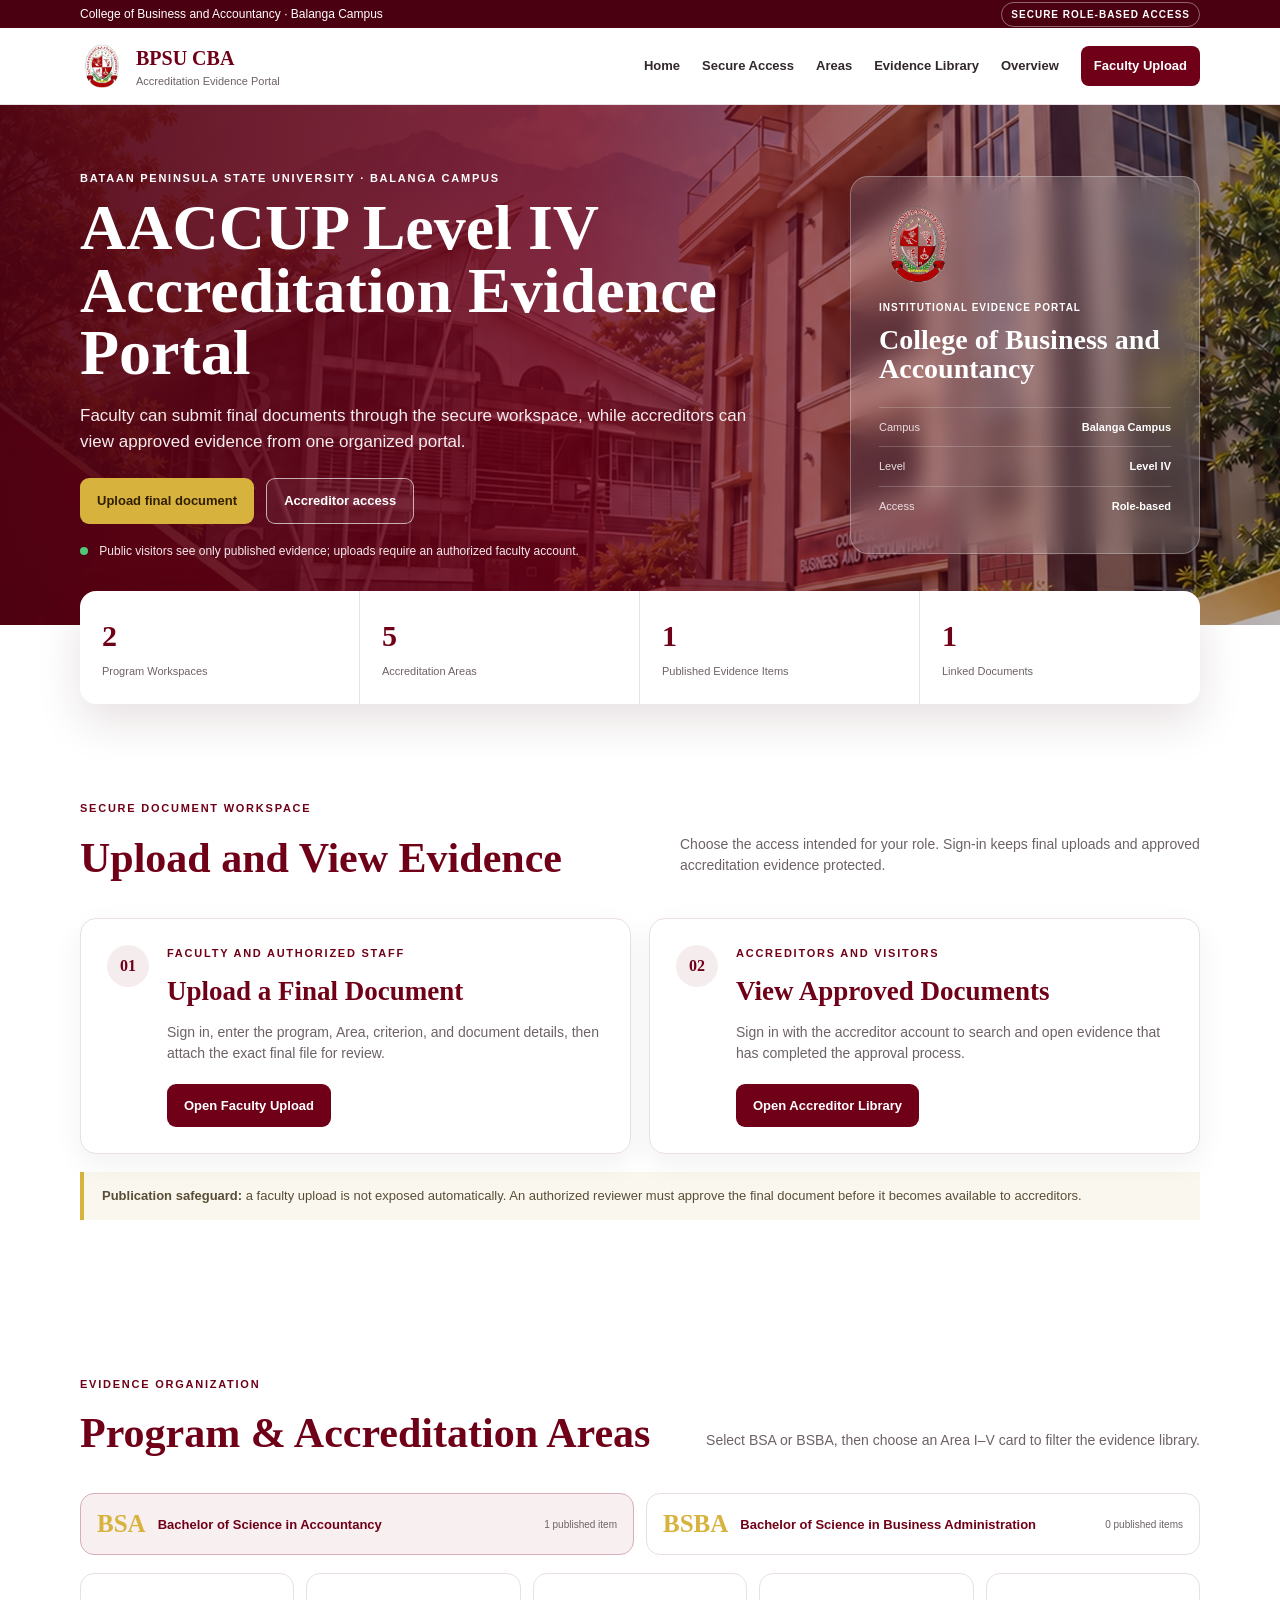
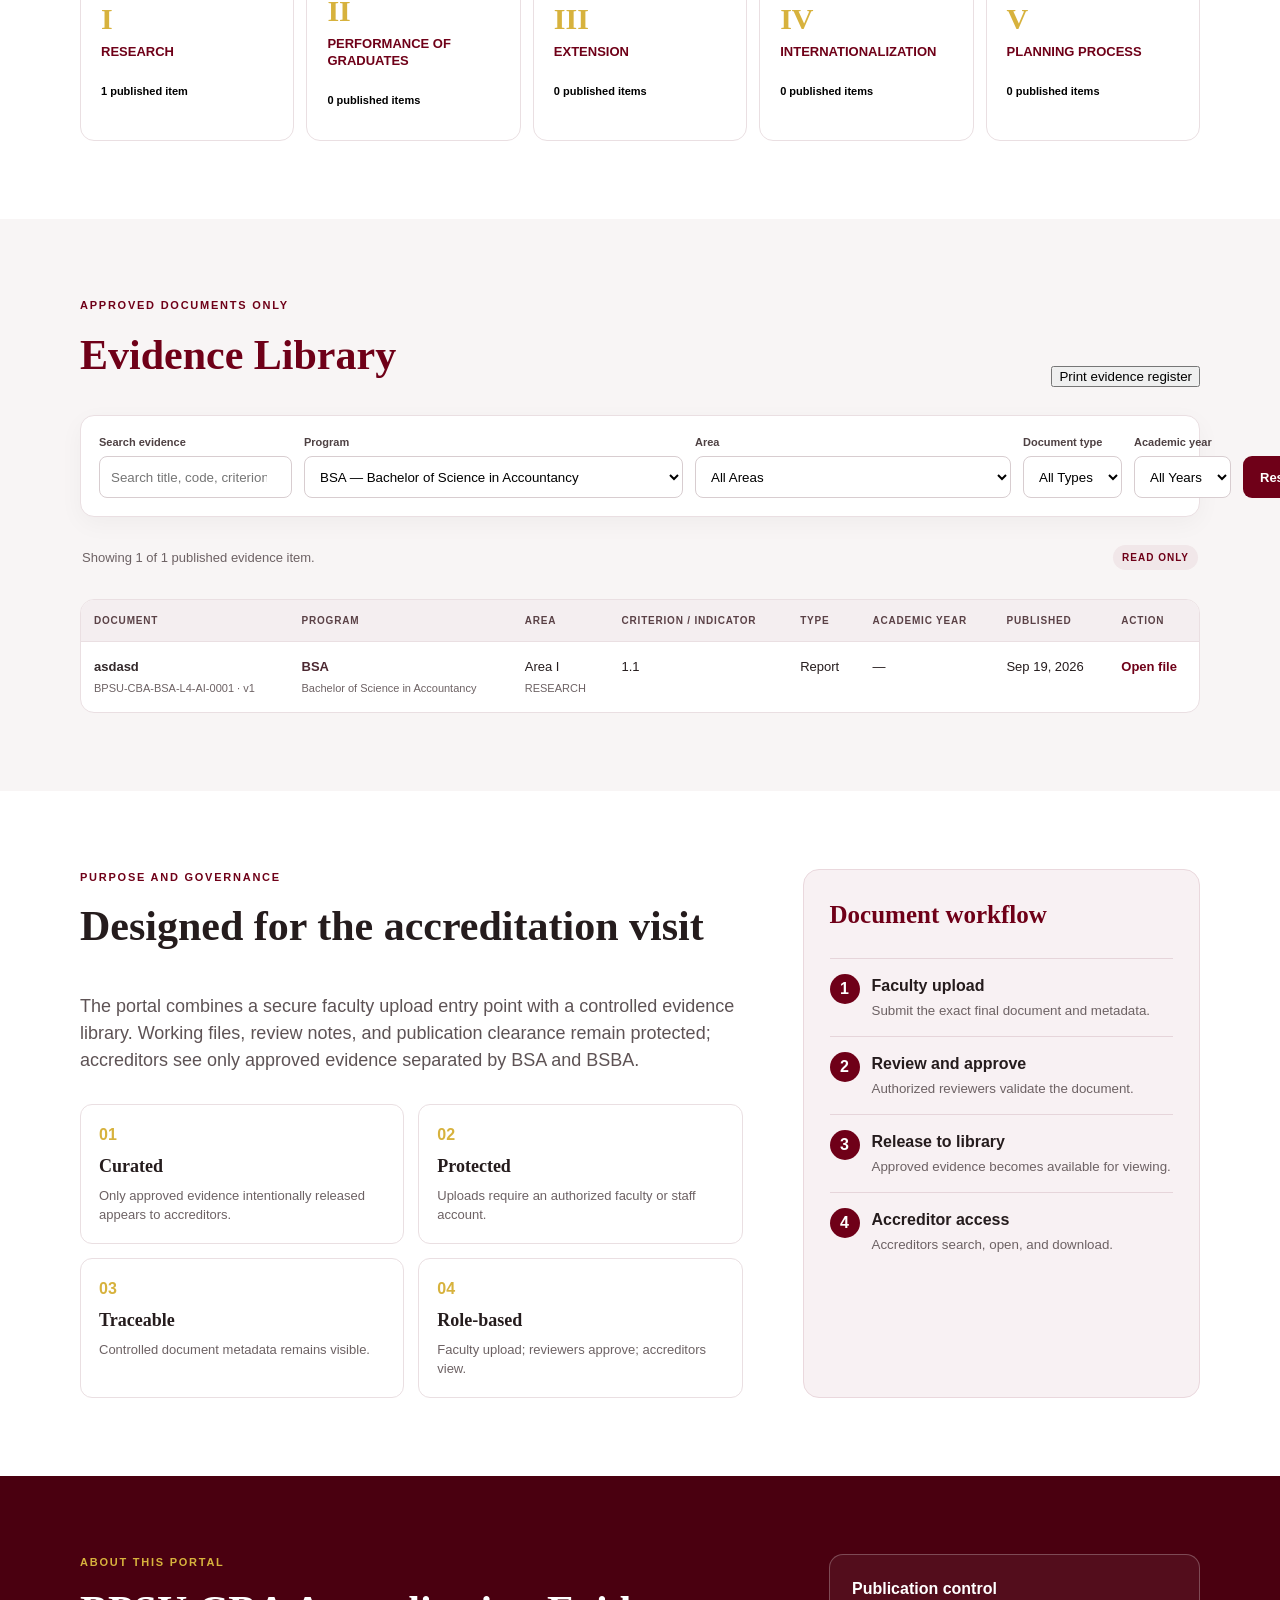
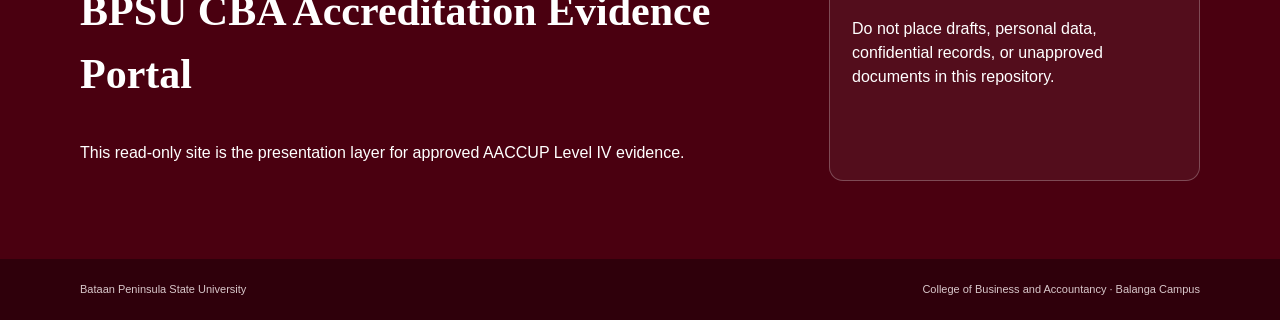
<file: index.html>
<!doctype html>
<html lang="en">
<head>
<meta charset="utf-8"><meta name="viewport" content="width=device-width,initial-scale=1">
<meta name="description" content="BPSU CBA AACCUP Level IV portal for secure faculty uploads and accreditor access to approved evidence.">
<title>BPSU CBA | AACCUP Level IV Evidence Portal</title>
<link rel="icon" href="assets/img/favicon.svg" type="image/svg+xml">
<link rel="stylesheet" href="assets/css/styles.css">
<script defer src="assets/data/portal-data.js"></script><script defer src="assets/js/app.js"></script>
</head>
<body>
<a class="skip-link" href="#main-content">Skip to content</a>
<header class="site-header"><div class="utility-bar"><div class="container utility-inner"><span>College of Business and Accountancy · Balanga Campus</span><span class="readonly-chip">Secure role-based access</span></div></div>
<div class="container nav-wrap"><a class="brand" href="#home"><img src="assets/img/bpsu-seal.png" alt="BPSU seal"><div><strong>BPSU CBA</strong><span>Accreditation Evidence Portal</span></div></a>
<button class="menu-toggle" type="button" aria-expanded="false" aria-controls="primary-nav">Menu</button><nav id="primary-nav" class="primary-nav"><a href="#home">Home</a><a href="#secure-access">Secure Access</a><a href="#areas">Areas</a><a href="#evidence">Evidence Library</a><a href="#overview">Overview</a><a class="nav-upload" data-secure-link data-secure-path="/login?next=/upload" href="/login?next=/upload">Faculty Upload</a></nav></div></header>
<main id="main-content">
<section class="hero" id="home"><div class="hero-image"></div><div class="hero-overlay"></div><div class="container hero-content">
<div class="hero-copy"><p class="eyebrow">Bataan Peninsula State University · Balanga Campus</p><h1>AACCUP Level IV Accreditation Evidence Portal</h1><p class="hero-lead">Faculty can submit final documents through the secure workspace, while accreditors can view approved evidence from one organized portal.</p><div class="hero-actions"><a class="btn btn-gold" data-secure-link data-secure-path="/login?next=/upload" href="/login?next=/upload">Upload final document</a><a class="btn btn-ghost" data-secure-link data-secure-path="/login?next=/documents" href="/login?next=/documents">Accreditor access</a></div><div class="hero-note"><span class="status-dot"></span> Public visitors see only published evidence; uploads require an authorized faculty account.</div></div>
<aside class="hero-card"><img src="assets/img/bpsu-seal.png" alt=""><p class="hero-card-kicker">Institutional Evidence Portal</p><h2>College of Business and Accountancy</h2><dl><div><dt>Campus</dt><dd>Balanga Campus</dd></div><div><dt>Level</dt><dd>Level IV</dd></div><div><dt>Access</dt><dd>Role-based</dd></div></dl></aside></div></section>
<section class="section section-stats"><div class="container stats-grid"><article class="stat-card"><span id="stat-programs" class="stat-value">2</span><span class="stat-label">Program Workspaces</span></article><article class="stat-card"><span id="stat-areas" class="stat-value">5</span><span class="stat-label">Accreditation Areas</span></article><article class="stat-card"><span id="stat-evidence" class="stat-value">0</span><span class="stat-label">Published Evidence Items</span></article><article class="stat-card"><span id="stat-linked" class="stat-value">0</span><span class="stat-label">Linked Documents</span></article></div></section>
<section class="section secure-access" id="secure-access"><div class="container"><div class="section-heading"><div><p class="eyebrow maroon">Secure document workspace</p><h2>Upload and View Evidence</h2></div><p>Choose the access intended for your role. Sign-in keeps final uploads and approved accreditation evidence protected.</p></div><div class="access-grid">
<article class="access-card"><span class="access-number">01</span><div><p class="eyebrow maroon">Faculty and authorized staff</p><h3>Upload a Final Document</h3><p>Sign in, enter the program, Area, criterion, and document details, then attach the exact final file for review.</p><a class="btn btn-maroon" data-secure-link data-secure-path="/login?next=/upload" href="/login?next=/upload">Open Faculty Upload</a></div></article>
<article class="access-card"><span class="access-number">02</span><div><p class="eyebrow maroon">Accreditors and visitors</p><h3>View Approved Documents</h3><p>Sign in with the accreditor account to search and open evidence that has completed the approval process.</p><a class="btn btn-maroon" data-secure-link data-secure-path="/login?next=/documents" href="/login?next=/documents">Open Accreditor Library</a></div></article>
</div><p class="access-note"><strong>Publication safeguard:</strong> a faculty upload is not exposed automatically. An authorized reviewer must approve the final document before it becomes available to accreditors.</p></div></section>
<section class="section" id="areas"><div class="container"><div class="section-heading"><div><p class="eyebrow maroon">Evidence organization</p><h2>Program & Accreditation Areas</h2></div><p>Select BSA or BSBA, then choose an Area I–V card to filter the evidence library.</p></div><div class="portal-program-switch" id="program-tabs"></div><div class="area-grid" id="area-grid"></div></div></section>
<section class="section section-muted" id="evidence"><div class="container"><div class="section-heading evidence-heading"><div><p class="eyebrow maroon">Approved documents only</p><h2>Evidence Library</h2></div><button class="text-btn" id="print-btn" type="button">Print evidence register</button></div>
<div class="search-panel"><label class="search-field"><span>Search evidence</span><input id="search-input" type="search" placeholder="Search title, code, criterion, tag…"></label><label><span>Program</span><select id="program-filter"><option value="">All Programs</option></select></label><label><span>Area</span><select id="area-filter"><option value="">All Areas</option></select></label><label><span>Document type</span><select id="type-filter"><option value="">All Types</option></select></label><label><span>Academic year</span><select id="year-filter"><option value="">All Years</option></select></label><button class="btn btn-maroon filter-reset" id="reset-filters" type="button">Reset</button></div>
<div class="result-meta"><p id="results-summary">Showing 0 published evidence items.</p><span class="readonly-inline">Read only</span></div><div class="evidence-shell"><div class="table-wrap"><table class="evidence-table"><thead><tr><th>Document</th><th>Program</th><th>Area</th><th>Criterion / Indicator</th><th>Type</th><th>Academic Year</th><th>Published</th><th>Action</th></tr></thead><tbody id="evidence-body"></tbody></table></div><div class="empty-state" id="empty-state" hidden><div class="empty-icon">⌕</div><h3>No published evidence matches this view</h3><p id="empty-copy">Approved evidence will appear here after it is published.</p></div></div></div></section>
<section class="section" id="overview"><div class="container overview-grid"><div><p class="eyebrow maroon">Purpose and governance</p><h2>Designed for the accreditation visit</h2><p class="body-large">The portal combines a secure faculty upload entry point with a controlled evidence library. Working files, review notes, and publication clearance remain protected; accreditors see only approved evidence separated by BSA and BSBA.</p><div class="principle-grid"><article><span>01</span><h3>Curated</h3><p>Only approved evidence intentionally released appears to accreditors.</p></article><article><span>02</span><h3>Protected</h3><p>Uploads require an authorized faculty or staff account.</p></article><article><span>03</span><h3>Traceable</h3><p>Controlled document metadata remains visible.</p></article><article><span>04</span><h3>Role-based</h3><p>Faculty upload; reviewers approve; accreditors view.</p></article></div></div><aside class="publication-flow"><h3>Document workflow</h3><ol><li><span>1</span><div><strong>Faculty upload</strong><small>Submit the exact final document and metadata.</small></div></li><li><span>2</span><div><strong>Review and approve</strong><small>Authorized reviewers validate the document.</small></div></li><li><span>3</span><div><strong>Release to library</strong><small>Approved evidence becomes available for viewing.</small></div></li><li><span>4</span><div><strong>Accreditor access</strong><small>Accreditors search, open, and download.</small></div></li></ol></aside></div></section>
<section class="section section-maroon" id="about"><div class="container about-grid"><div><p class="eyebrow gold">About this portal</p><h2>BPSU CBA Accreditation Evidence Portal</h2><p>This read-only site is the presentation layer for approved AACCUP Level IV evidence.</p></div><div class="about-note"><strong>Publication control</strong><p>Do not place drafts, personal data, confidential records, or unapproved documents in this repository.</p></div></div></section>
</main>
<footer class="site-footer"><div class="container footer-inner"><span>Bataan Peninsula State University</span><span>College of Business and Accountancy · Balanga Campus</span></div></footer>
<dialog id="document-dialog" class="document-dialog"><div class="dialog-head"><h2 id="dialog-title">Evidence record</h2><button id="dialog-close" type="button">×</button></div><div id="dialog-content"></div></dialog>
</body></html>
</file>
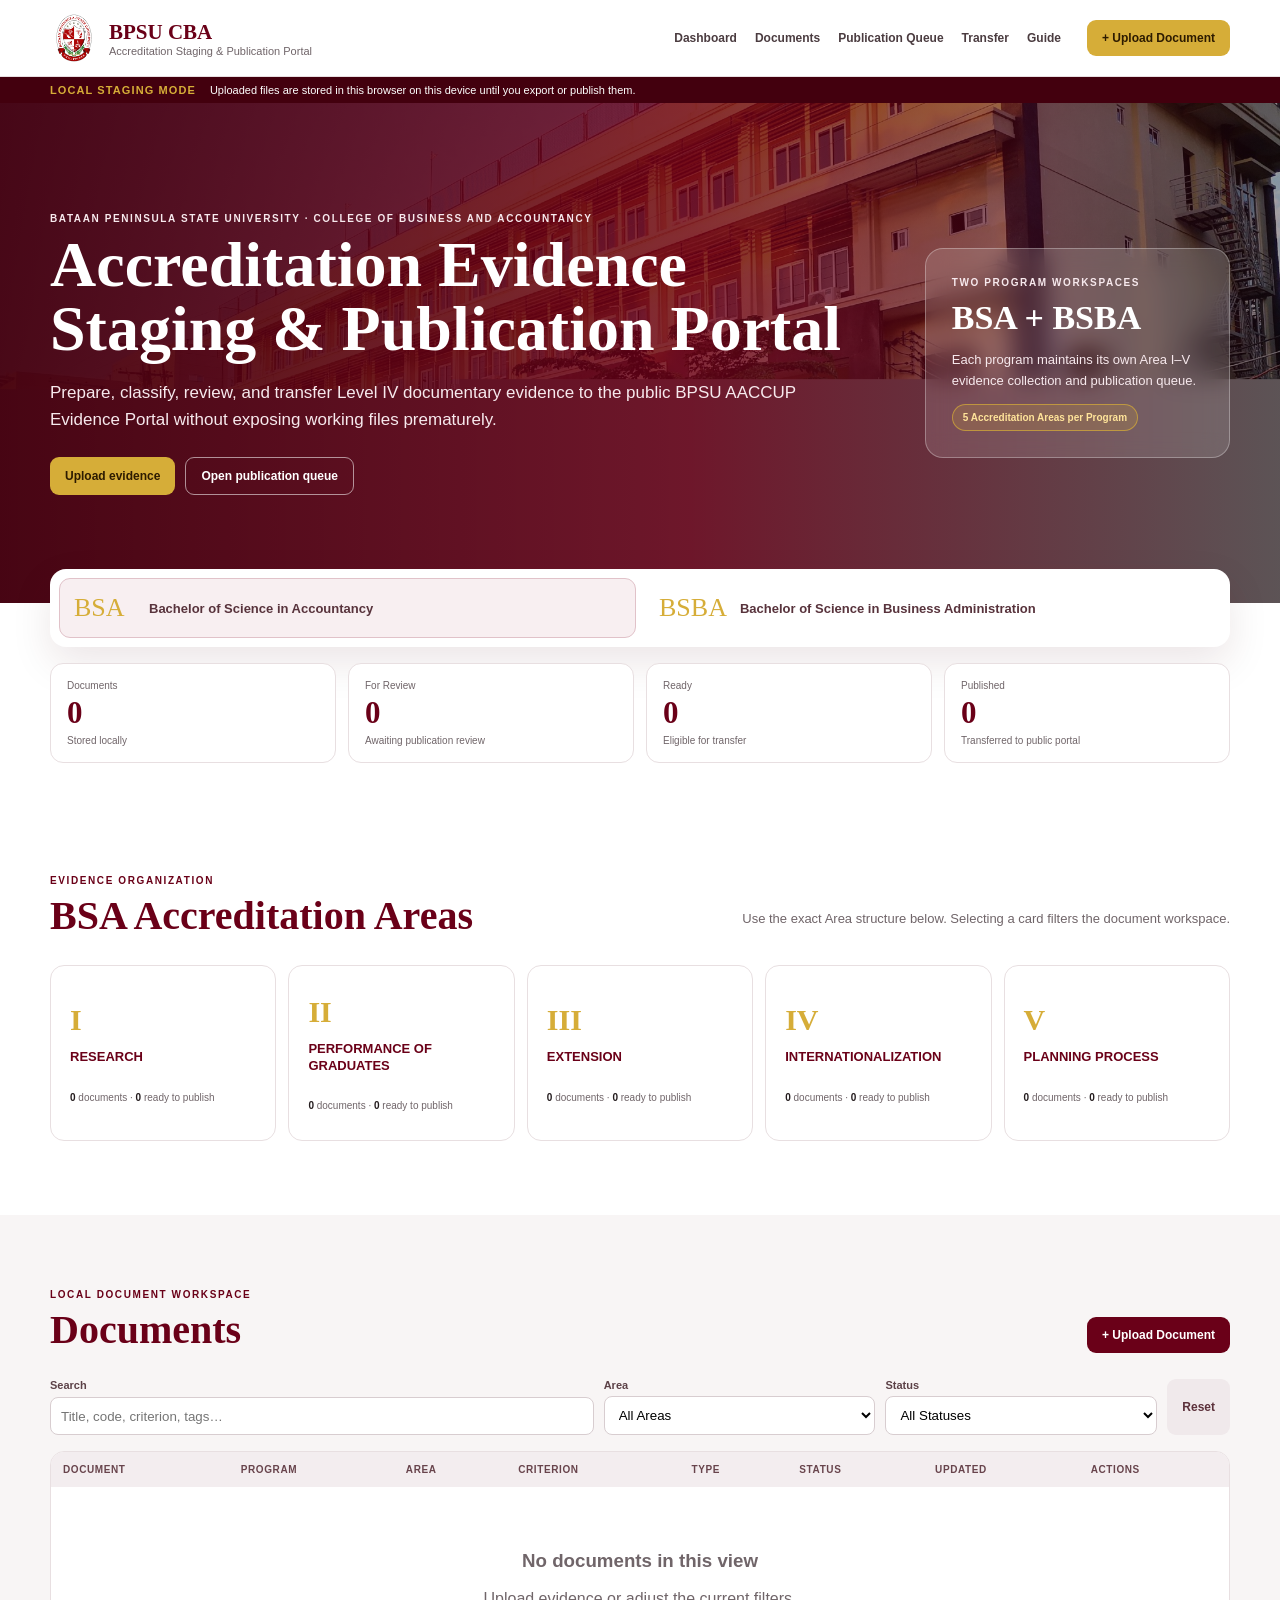
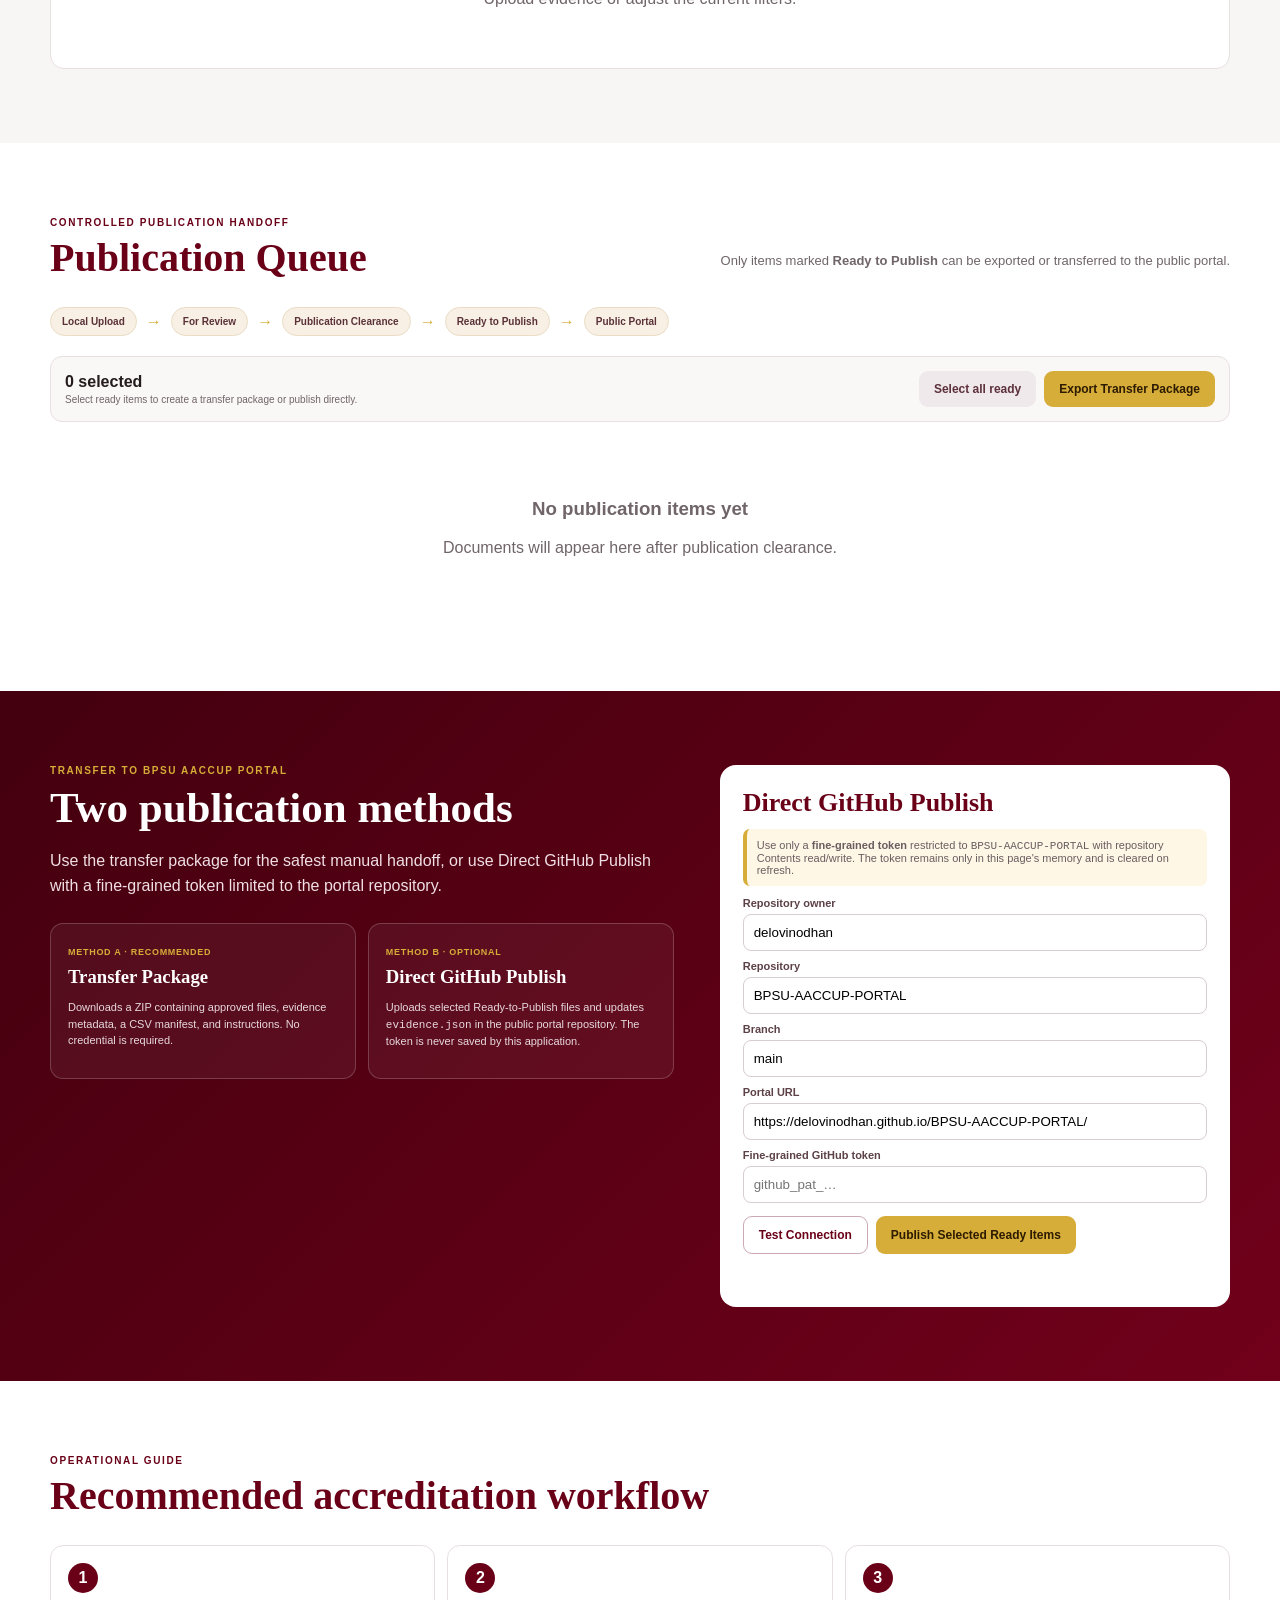
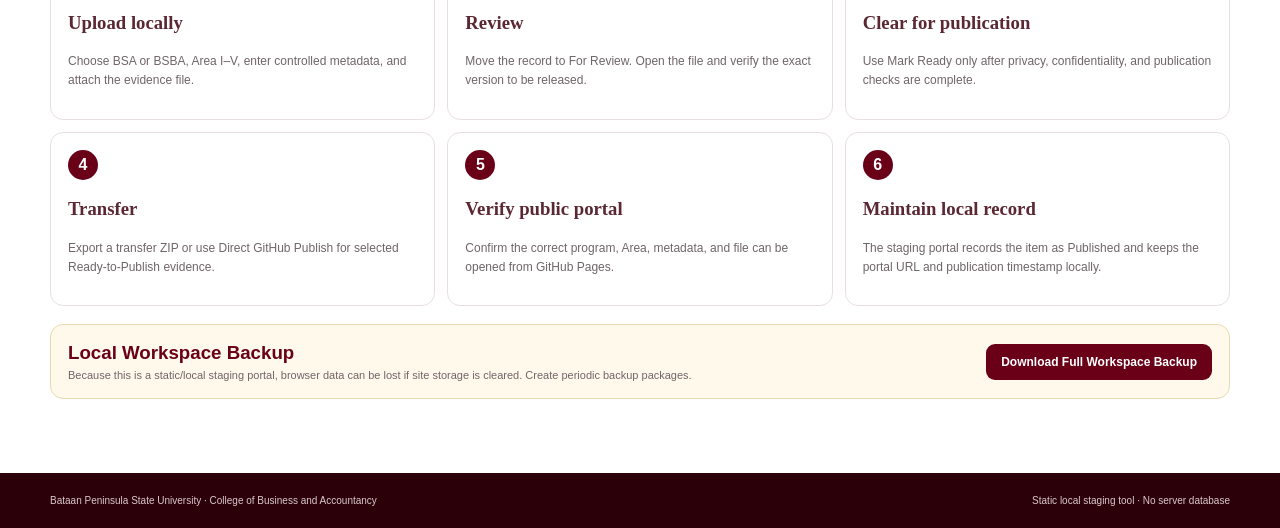
<file: staging/index.html>
<!doctype html>
<html lang="en">
<head>
<meta charset="utf-8">
<meta name="viewport" content="width=device-width,initial-scale=1">
<meta name="description" content="BPSU CBA local accreditation evidence staging and publication portal for BSA and BSBA Level IV evidence.">
<meta name="theme-color" content="#650017">
<title>BPSU CBA | Accreditation Staging & Publication Portal</title>
<link rel="icon" type="image/png" href="assets/img/bpsu-cba-seal.png">
<link rel="stylesheet" href="assets/css/styles.css">
<script defer src="assets/js/app.js"></script>
</head>
<body>
<a class="skip-link" href="#main">Skip to content</a>
<header class="topbar">
  <div class="container topbar-inner">
    <a class="brand" href="#dashboard"><img src="assets/img/bpsu-cba-seal.png" alt="BPSU CBA seal"><div><strong>BPSU CBA</strong><span>Accreditation Staging & Publication Portal</span></div></a>
    <nav class="nav" aria-label="Primary"><a href="#dashboard">Dashboard</a><a href="#documents">Documents</a><a href="#publication">Publication Queue</a><a href="#transfer">Transfer</a><a href="#guide">Guide</a></nav>
    <button class="btn btn-gold" id="upload-open" type="button">+ Upload Document</button>
  </div>
</header>
<div class="privacy-bar"><div class="container"><strong>LOCAL STAGING MODE</strong><span>Uploaded files are stored in this browser on this device until you export or publish them.</span></div></div>

<main id="main">
<section class="hero" id="dashboard">
 <div class="hero-bg"></div><div class="hero-shade"></div>
 <div class="container hero-inner">
   <div><p class="eyebrow">Bataan Peninsula State University · College of Business and Accountancy</p><h1>Accreditation Evidence Staging & Publication Portal</h1><p>Prepare, classify, review, and transfer Level IV documentary evidence to the public BPSU AACCUP Evidence Portal without exposing working files prematurely.</p>
     <div class="hero-actions"><button class="btn btn-gold" id="hero-upload">Upload evidence</button><a class="btn btn-ghost" href="#publication">Open publication queue</a></div>
   </div>
   <aside class="hero-card"><p class="eyebrow">Two Program Workspaces</p><h2>BSA + BSBA</h2><p>Each program maintains its own Area I–V evidence collection and publication queue.</p><div class="hero-chip">5 Accreditation Areas per Program</div></aside>
 </div>
</section>

<section class="section compact-section">
 <div class="container">
   <div class="program-switch" role="tablist" aria-label="Program workspace">
    <button class="program-tab active" data-program="BSA" role="tab"><span>BSA</span><strong>Bachelor of Science in Accountancy</strong></button>
    <button class="program-tab" data-program="BSBA" role="tab"><span>BSBA</span><strong>Bachelor of Science in Business Administration</strong></button>
   </div>
   <div class="metrics" id="metrics"></div>
 </div>
</section>

<section class="section" id="areas-section">
 <div class="container"><div class="section-head"><div><p class="eyebrow maroon">Evidence organization</p><h2 id="workspace-title">BSA Accreditation Areas</h2></div><p>Use the exact Area structure below. Selecting a card filters the document workspace.</p></div><div class="area-grid" id="area-grid"></div></div>
</section>

<section class="section section-soft" id="documents">
 <div class="container">
  <div class="section-head"><div><p class="eyebrow maroon">Local document workspace</p><h2>Documents</h2></div><button class="btn btn-maroon" id="documents-upload">+ Upload Document</button></div>
  <div class="filters"><label class="search"><span>Search</span><input id="doc-search" type="search" placeholder="Title, code, criterion, tags…"></label><label><span>Area</span><select id="doc-area"><option value="">All Areas</option></select></label><label><span>Status</span><select id="doc-status"><option value="">All Statuses</option><option>Draft</option><option>For Review</option><option>Ready to Publish</option><option>Published</option></select></label><button class="btn btn-soft" id="filters-reset">Reset</button></div>
  <div class="table-shell"><table><thead><tr><th>Document</th><th>Program</th><th>Area</th><th>Criterion</th><th>Type</th><th>Status</th><th>Updated</th><th>Actions</th></tr></thead><tbody id="document-rows"></tbody></table><div class="empty" id="documents-empty" hidden><h3>No documents in this view</h3><p>Upload evidence or adjust the current filters.</p></div></div>
 </div>
</section>

<section class="section" id="publication">
 <div class="container"><div class="section-head"><div><p class="eyebrow maroon">Controlled publication handoff</p><h2>Publication Queue</h2></div><p>Only items marked <strong>Ready to Publish</strong> can be exported or transferred to the public portal.</p></div>
  <div class="workflow-row"><span>Local Upload</span><i>→</i><span>For Review</span><i>→</i><span>Publication Clearance</span><i>→</i><span>Ready to Publish</span><i>→</i><span>Public Portal</span></div>
  <div class="queue-toolbar"><div><strong id="selected-count">0 selected</strong><span>Select ready items to create a transfer package or publish directly.</span></div><div><button class="btn btn-soft" id="select-all-ready">Select all ready</button><button class="btn btn-gold" id="export-selected">Export Transfer Package</button></div></div>
  <div id="queue-list" class="queue-list"></div>
 </div>
</section>

<section class="section section-dark" id="transfer">
 <div class="container transfer-grid">
  <div><p class="eyebrow gold">Transfer to BPSU AACCUP Portal</p><h2>Two publication methods</h2><p class="lead">Use the transfer package for the safest manual handoff, or use Direct GitHub Publish with a fine-grained token limited to the portal repository.</p>
   <div class="method-cards"><article><span>Method A · Recommended</span><h3>Transfer Package</h3><p>Downloads a ZIP containing approved files, evidence metadata, a CSV manifest, and instructions. No credential is required.</p></article><article><span>Method B · Optional</span><h3>Direct GitHub Publish</h3><p>Uploads selected Ready-to-Publish files and updates <code>evidence.json</code> in the public portal repository. The token is never saved by this application.</p></article></div>
  </div>
  <aside class="github-card"><h3>Direct GitHub Publish</h3><p class="security">Use only a <strong>fine-grained token</strong> restricted to <code>BPSU-AACCUP-PORTAL</code> with repository Contents read/write. The token remains only in this page's memory and is cleared on refresh.</p>
   <div class="form-stack"><label>Repository owner<input id="gh-owner" value="delovinodhan"></label><label>Repository<input id="gh-repo" value="BPSU-AACCUP-PORTAL"></label><label>Branch<input id="gh-branch" value="main"></label><label>Portal URL<input id="portal-url" type="url" value="https://delovinodhan.github.io/BPSU-AACCUP-PORTAL/"></label><label>Fine-grained GitHub token<input id="gh-token" type="password" autocomplete="off" placeholder="github_pat_…"></label></div>
   <div class="github-actions"><button class="btn btn-ghost" id="test-github">Test Connection</button><button class="btn btn-gold" id="publish-github">Publish Selected Ready Items</button></div><div class="transfer-status" id="transfer-status" aria-live="polite"></div>
  </aside>
 </div>
</section>

<section class="section" id="guide"><div class="container"><div class="section-head"><div><p class="eyebrow maroon">Operational guide</p><h2>Recommended accreditation workflow</h2></div></div><div class="guide-grid"><article><b>1</b><h3>Upload locally</h3><p>Choose BSA or BSBA, Area I–V, enter controlled metadata, and attach the evidence file.</p></article><article><b>2</b><h3>Review</h3><p>Move the record to For Review. Open the file and verify the exact version to be released.</p></article><article><b>3</b><h3>Clear for publication</h3><p>Use Mark Ready only after privacy, confidentiality, and publication checks are complete.</p></article><article><b>4</b><h3>Transfer</h3><p>Export a transfer ZIP or use Direct GitHub Publish for selected Ready-to-Publish evidence.</p></article><article><b>5</b><h3>Verify public portal</h3><p>Confirm the correct program, Area, metadata, and file can be opened from GitHub Pages.</p></article><article><b>6</b><h3>Maintain local record</h3><p>The staging portal records the item as Published and keeps the portal URL and publication timestamp locally.</p></article></div>
 <div class="backup-panel"><div><h3>Local Workspace Backup</h3><p>Because this is a static/local staging portal, browser data can be lost if site storage is cleared. Create periodic backup packages.</p></div><button class="btn btn-maroon" id="backup-all">Download Full Workspace Backup</button></div>
 </div></section>
</main>
<footer><div class="container"><span>Bataan Peninsula State University · College of Business and Accountancy</span><span>Static local staging tool · No server database</span></div></footer>

<dialog id="upload-dialog" class="modal"><form id="upload-form" method="dialog"><div class="modal-head"><div><p class="eyebrow maroon">New accreditation evidence</p><h2>Upload Document</h2></div><button type="button" class="icon-btn" data-close="upload-dialog">×</button></div><div class="form-grid">
<label>Program<select name="programCode" id="upload-program" required><option value="BSA">Bachelor of Science in Accountancy</option><option value="BSBA">Bachelor of Science in Business Administration</option></select></label>
<label>Area<select name="area" id="upload-area" required></select></label>
<label class="span2">Document title<input name="title" required maxlength="180" placeholder="Official title of the evidence"></label>
<label>Criterion / Indicator<input name="criterion" required maxlength="80" placeholder="e.g., I.1"></label>
<label>Document type<select name="docType"><option>Report</option><option>Policy / Guideline</option><option>Minutes / Memorandum</option><option>Research Output</option><option>Certificate / Recognition</option><option>Photo Documentation</option><option>Matrix / Summary</option><option>Data / Spreadsheet</option><option>Presentation</option><option>Other</option></select></label>
<label>Academic year<input name="academicYear" placeholder="2025-2026"></label><label>Version<input name="version" type="number" min="1" value="1"></label>
<label class="span2">Tags<input name="tags" placeholder="extension, report, partnership"></label><label class="span2">Owner / Source Office<input name="owner" value="College of Business and Accountancy"></label>
<label class="span2">Description<textarea name="description" rows="3" placeholder="Short description for reviewers and accreditors"></textarea></label>
<label class="span2 file-drop">Evidence file<input name="file" id="upload-file" type="file" required><span id="file-label">Choose PDF, Word, Excel, PowerPoint, image, CSV, or TXT file</span><small>Recommended direct-publish limit: 20 MB per file.</small></label>
</div><div class="modal-actions"><button type="button" class="btn btn-soft" data-close="upload-dialog">Cancel</button><button type="submit" class="btn btn-maroon">Save to Local Staging</button></div></form></dialog>

<dialog id="review-dialog" class="modal small-modal"><form id="review-form" method="dialog"><input type="hidden" name="id"><div class="modal-head"><div><p class="eyebrow maroon">Publication clearance</p><h2>Mark Ready to Publish</h2></div><button type="button" class="icon-btn" data-close="review-dialog">×</button></div><div id="review-doc-summary" class="review-summary"></div><label>Publication / reviewer note<textarea name="reviewNote" rows="3" placeholder="Optional note about redaction or scope"></textarea></label><label class="confirm"><input type="checkbox" name="privacy" required><span>I confirm that this exact file/version is approved for external accreditor viewing and has been reviewed for confidential or personal information.</span></label><div class="modal-actions"><button type="button" class="btn btn-soft" data-close="review-dialog">Cancel</button><button type="submit" class="btn btn-gold">Mark Ready to Publish</button></div></form></dialog>

<div class="toast" id="toast" role="status" aria-live="polite"></div>
</body></html>
</file>
<file: assets/css/styles.css>
:root{--maroon:#6f0018;--maroon-dark:#4a0010;--gold:#d7b23d;--ink:#251c1d;--muted:#6d6264;--line:#eadfe2;--soft:#f8f5f5;--white:#fff;--shadow:0 18px 45px rgba(58,0,14,.12)}
*{box-sizing:border-box}html{scroll-behavior:smooth}body{margin:0;font-family:Inter,Arial,sans-serif;color:var(--ink);background:#fff;line-height:1.5}.container{width:min(1120px,calc(100% - 40px));margin:auto}.skip-link{position:absolute;left:-9999px}.skip-link:focus{left:12px;top:12px;background:#fff;padding:10px;z-index:999}
.site-header{position:sticky;top:0;z-index:50;background:#fff;border-bottom:1px solid var(--line)}.utility-bar{background:var(--maroon-dark);color:#fff;font-size:12px}.utility-inner{height:28px;display:flex;align-items:center;justify-content:space-between}.readonly-chip,.readonly-inline{display:inline-flex;align-items:center;gap:6px;text-transform:uppercase;letter-spacing:.1em;font-size:10px;font-weight:800}.readonly-chip{border:1px solid rgba(255,255,255,.4);border-radius:999px;padding:4px 9px}.nav-wrap{height:76px;display:flex;align-items:center;justify-content:space-between}.brand{display:flex;align-items:center;gap:12px;text-decoration:none;color:var(--maroon)}.brand img{width:44px;height:44px;object-fit:contain}.brand strong{display:block;font-family:Georgia,serif;font-size:20px}.brand span{display:block;font-size:11px;color:var(--muted)}.primary-nav{display:flex;gap:22px;align-items:center}.primary-nav a{color:#31282a;text-decoration:none;font-size:13px;font-weight:700}.primary-nav a:hover{color:var(--maroon)}.primary-nav .nav-upload{background:var(--maroon);color:#fff;padding:10px 13px;border-radius:8px}.primary-nav .nav-upload:hover{color:#fff;background:var(--maroon-dark)}.menu-toggle{display:none}
.hero{position:relative;min-height:520px;color:#fff;overflow:hidden}.hero-image{position:absolute;inset:0;background:url("../img/bpsu-balanga-campus.jpg") center/cover no-repeat;transform:scale(1.02)}.hero-overlay{position:absolute;inset:0;background:linear-gradient(90deg,rgba(77,0,17,.93) 0%,rgba(111,0,24,.82) 44%,rgba(20,10,12,.28) 100%)}.hero-content{position:relative;display:grid;grid-template-columns:1.5fr .75fr;gap:70px;align-items:center;min-height:520px;padding:58px 0}.eyebrow{text-transform:uppercase;letter-spacing:.16em;font-weight:800;font-size:11px;margin:0 0 10px}.eyebrow.maroon{color:var(--maroon)}.eyebrow.gold{color:var(--gold)}h1,h2,h3{font-family:Georgia,serif;margin-top:0}h1{font-size:clamp(42px,5vw,74px);line-height:.98;max-width:780px;margin-bottom:18px}.hero-lead{font-size:17px;max-width:680px;color:#f7eaed}.hero-actions{display:flex;gap:12px;margin:24px 0 18px}.btn{display:inline-flex;align-items:center;justify-content:center;border:0;border-radius:9px;padding:12px 17px;text-decoration:none;font-weight:800;font-size:13px;cursor:pointer}.btn-gold{background:var(--gold);color:#311f00}.btn-ghost{border:1px solid rgba(255,255,255,.65);color:#fff;background:rgba(255,255,255,.05)}.btn-maroon{background:var(--maroon);color:#fff}.hero-note{font-size:12px;color:#f6e8eb}.status-dot{display:inline-block;width:8px;height:8px;border-radius:50%;background:#50c878;margin-right:8px}.hero-card{background:rgba(255,255,255,.16);border:1px solid rgba(255,255,255,.28);backdrop-filter:blur(12px);border-radius:18px;padding:28px;box-shadow:var(--shadow)}.hero-card img{width:78px;height:78px;object-fit:contain}.hero-card-kicker{font-size:10px;text-transform:uppercase;letter-spacing:.1em;font-weight:800}.hero-card h2{font-size:28px;line-height:1.05}.hero-card dl{margin:20px 0 0}.hero-card dl div{display:flex;justify-content:space-between;border-top:1px solid rgba(255,255,255,.2);padding:11px 0}.hero-card dt{font-size:11px;color:#eadde0}.hero-card dd{margin:0;font-size:11px;font-weight:800}
.section{padding:78px 0}.section-muted{background:var(--soft)}.section-stats{padding:0;position:relative;margin-top:-34px;z-index:5}.stats-grid{display:grid;grid-template-columns:repeat(4,1fr);background:#fff;border-radius:16px;box-shadow:var(--shadow);overflow:hidden}.stat-card{padding:22px;border-right:1px solid var(--line)}.stat-card:last-child{border-right:0}.stat-value{display:block;color:var(--maroon);font-family:Georgia,serif;font-weight:700;font-size:30px}.stat-date{font-size:18px}.stat-label{font-size:11px;color:var(--muted)}.section-heading{display:flex;justify-content:space-between;align-items:end;gap:40px;margin-bottom:28px}.section-heading h2{font-size:42px;margin:0;color:var(--maroon)}.section-heading>p{max-width:520px;color:var(--muted);font-size:14px}
.secure-access{padding-top:96px}.access-grid{display:grid;grid-template-columns:1fr 1fr;gap:18px}.access-card{display:grid;grid-template-columns:auto 1fr;gap:18px;border:1px solid var(--line);border-radius:16px;padding:26px;background:#fff;box-shadow:0 10px 30px rgba(58,0,14,.06)}.access-number{width:42px;height:42px;border-radius:50%;display:grid;place-items:center;background:#f5ecee;color:var(--maroon);font-family:Georgia,serif;font-weight:800}.access-card h3{font-size:27px;color:var(--maroon);margin-bottom:10px}.access-card p:not(.eyebrow){color:var(--muted);font-size:14px;margin:0 0 20px}.access-note{margin:18px 0 0;padding:14px 18px;border-left:4px solid var(--gold);background:#faf7ee;color:#594d37;font-size:13px}
.service-launch{position:fixed;inset:0;z-index:1000;display:grid;place-items:center;padding:20px;background:rgba(30,0,8,.72);backdrop-filter:blur(4px)}.service-launch[hidden]{display:none}.service-launch-card{width:min(440px,100%);padding:30px;border-radius:18px;background:#fff;box-shadow:0 30px 80px rgba(0,0,0,.35);text-align:center}.service-launch-card strong{display:block;margin:16px 0 6px;color:var(--maroon);font-family:Georgia,serif;font-size:25px}.service-launch-card p{margin:0;color:var(--muted);font-size:14px}.service-spinner{display:block;width:42px;height:42px;margin:auto;border:4px solid #eadde0;border-top-color:var(--maroon);border-radius:50%;animation:secure-spin .85s linear infinite}.service-spinner.stopped{animation:none;border-color:#d9c8cc;color:var(--maroon)}.service-launch-actions{display:flex;flex-wrap:wrap;justify-content:center;gap:9px;margin-top:22px}.btn-soft-link{background:#f3edef;color:var(--maroon)}.service-cancel{border:0;background:transparent;color:var(--muted);font-weight:700;cursor:pointer;padding:10px}.service-launch-actions[hidden]{display:none}@keyframes secure-spin{to{transform:rotate(360deg)}}
.area-grid{display:grid;grid-template-columns:repeat(5,1fr);gap:12px}.area-card{text-align:left;background:#fff;border:1px solid var(--line);border-radius:14px;padding:20px;min-height:160px;cursor:pointer;transition:.2s}.area-card:hover{transform:translateY(-3px);box-shadow:var(--shadow);border-color:#d8b2bc}.area-roman{font-family:Georgia,serif;font-size:30px;color:var(--gold);font-weight:700}.area-card h3{font-family:inherit;color:var(--maroon);font-size:13px;margin:8px 0 22px;line-height:1.3}.area-count{font-size:11px;font-weight:700}
.search-panel{display:grid;grid-template-columns:2fr 1fr 1fr 1fr 1fr auto;gap:12px;background:#fff;border:1px solid var(--line);padding:18px;border-radius:14px;box-shadow:0 7px 24px rgba(0,0,0,.04)}.search-panel label{display:flex;flex-direction:column;gap:6px;font-size:11px;font-weight:800;color:#4e4143}.search-panel input,.search-panel select{height:42px;border:1px solid #d8cdd0;border-radius:8px;padding:0 11px;background:#fff}.filter-reset{align-self:end;height:42px}.result-meta{display:flex;justify-content:space-between;align-items:center;margin:18px 2px;color:var(--muted);font-size:13px}.readonly-inline{color:var(--maroon);background:#f1e7e9;padding:5px 9px;border-radius:999px}.evidence-shell{background:#fff;border:1px solid var(--line);border-radius:14px;overflow:hidden}.table-wrap{overflow:auto}.evidence-table{width:100%;border-collapse:collapse;font-size:13px}.evidence-table th{background:#f4eef0;color:#5a4146;text-align:left;font-size:10px;text-transform:uppercase;letter-spacing:.08em;padding:13px}.evidence-table td{padding:15px 13px;border-top:1px solid var(--line);vertical-align:top}.doc-title{display:block;font-weight:800;color:#33292b}.doc-code{display:block;color:var(--muted);font-size:11px;margin-top:4px}.tag-list{display:flex;gap:5px;flex-wrap:wrap;margin-top:6px}.tag{font-size:9px;background:#f1ecec;border-radius:999px;padding:3px 7px}.doc-action{color:var(--maroon);font-weight:800;text-decoration:none;border:0;background:none;cursor:pointer;padding:0}.doc-action.disabled{color:#999}.empty-state{text-align:center;padding:50px}.empty-icon{font-size:36px;color:var(--gold)}
.overview-grid{display:grid;grid-template-columns:1.25fr .75fr;gap:60px}.overview-grid h2,.section-maroon h2{font-size:42px}.body-large{font-size:18px;color:#5e5355;max-width:760px}.principle-grid{display:grid;grid-template-columns:1fr 1fr;gap:14px;margin-top:30px}.principle-grid article{border:1px solid var(--line);border-radius:12px;padding:18px}.principle-grid article>span{color:var(--gold);font-weight:900}.principle-grid h3{margin:6px 0;font-size:18px}.principle-grid p{margin:0;color:var(--muted);font-size:13px}.publication-flow{background:#f8f1f3;border:1px solid #ead8dd;border-radius:16px;padding:26px}.publication-flow h3{font-size:25px;color:var(--maroon)}.publication-flow ol{list-style:none;margin:0;padding:0}.publication-flow li{display:flex;gap:12px;padding:15px 0;border-top:1px solid #e6d5da}.publication-flow li>span{width:30px;height:30px;border-radius:50%;background:var(--maroon);color:#fff;display:grid;place-items:center;font-weight:800}.publication-flow strong,.publication-flow small{display:block}.publication-flow small{color:var(--muted);margin-top:3px}
.section-maroon{background:var(--maroon-dark);color:#fff}.about-grid{display:grid;grid-template-columns:1.3fr .7fr;gap:60px}.about-note{border:1px solid rgba(255,255,255,.25);border-radius:14px;padding:22px;background:rgba(255,255,255,.05)}.site-footer{background:#2f000b;color:#d9c7cb;padding:22px 0;font-size:11px}.footer-inner{display:flex;justify-content:space-between}
.document-dialog{width:min(720px,calc(100% - 30px));border:0;border-radius:16px;padding:0;box-shadow:0 30px 80px rgba(0,0,0,.35)}.document-dialog::backdrop{background:rgba(20,0,5,.65)}.dialog-head{display:flex;justify-content:space-between;align-items:center;padding:20px 24px;border-bottom:1px solid var(--line)}.dialog-head h2{margin:0;font-size:24px;color:var(--maroon)}.dialog-head button{border:0;background:none;font-size:28px;cursor:pointer}.dialog-content,#dialog-content{padding:24px}.detail-grid{display:grid;grid-template-columns:1fr 1fr;gap:12px}.detail-item{background:#f8f5f5;padding:12px;border-radius:9px}.detail-item span{display:block;font-size:10px;text-transform:uppercase;color:var(--muted)}.detail-item strong{display:block;margin-top:4px}.dialog-actions{margin-top:18px}.dialog-description{color:var(--muted)}
@media(max-width:900px){.primary-nav{display:none;position:absolute;top:104px;left:0;right:0;background:#fff;padding:18px 25px;flex-direction:column;align-items:stretch;border-bottom:1px solid var(--line)}.primary-nav.open{display:flex}.primary-nav .nav-upload{text-align:center}.menu-toggle{display:block}.hero-content,.overview-grid,.about-grid{grid-template-columns:1fr}.hero-card{display:none}.area-grid{grid-template-columns:repeat(2,1fr)}.search-panel{grid-template-columns:1fr 1fr}.search-field{grid-column:1/-1}.stats-grid{grid-template-columns:1fr 1fr}.section-heading{align-items:start;flex-direction:column}.hero{min-height:470px}.hero-content{min-height:470px}.principle-grid{grid-template-columns:1fr}.access-grid{grid-template-columns:1fr}.footer-inner{gap:8px;flex-direction:column}}
@media(max-width:560px){.container{width:min(100% - 24px,1120px)}.area-grid{grid-template-columns:1fr}.stats-grid{grid-template-columns:1fr}.stat-card{border-right:0;border-bottom:1px solid var(--line)}.search-panel{grid-template-columns:1fr}.search-field{grid-column:auto}.section{padding:56px 0}h1{font-size:42px}.section-heading h2,.overview-grid h2,.section-maroon h2{font-size:34px}.detail-grid{grid-template-columns:1fr}.hero-actions{align-items:stretch;flex-direction:column}.access-card{grid-template-columns:1fr}.access-card .btn{width:100%}}
@media print{.site-header,.hero,.search-panel,.section:not(#evidence),.site-footer,.text-btn,.readonly-inline{display:none!important}.section-muted{background:#fff}.evidence-shell{border:0}.evidence-table{font-size:10px}.doc-action{display:none}}

.portal-program-switch{display:grid;grid-template-columns:1fr 1fr;gap:12px;margin:0 0 18px}
.portal-program-tab{display:grid;grid-template-columns:auto 1fr auto;gap:12px;align-items:center;text-align:left;background:#fff;border:1px solid var(--line);border-radius:14px;padding:16px;cursor:pointer;transition:.2s}
.portal-program-tab:hover{transform:translateY(-2px);box-shadow:var(--shadow)}
.portal-program-tab.active{background:#f8eff1;border-color:#d8aeb8}
.portal-program-tab>span{font-family:Georgia,serif;font-size:25px;color:var(--gold);font-weight:800}
.portal-program-tab strong{font-size:13px;color:var(--maroon)}
.portal-program-tab small{font-size:10px;color:var(--muted);white-space:nowrap}
.evidence-table td strong{color:#4c2831}
@media(max-width:900px){.portal-program-switch{grid-template-columns:1fr}.portal-program-tab{grid-template-columns:auto 1fr}.portal-program-tab small{grid-column:2;white-space:normal}.search-panel{grid-template-columns:1fr 1fr}.search-field{grid-column:1/-1}}
@media(max-width:560px){.portal-program-tab{grid-template-columns:1fr}.portal-program-tab small{grid-column:auto}.search-panel{grid-template-columns:1fr}.search-field{grid-column:auto}}
</file>
<file: staging/assets/css/styles.css>
:root{--maroon:#6a0018;--maroon2:#43000e;--gold:#d6ad38;--ink:#241c1e;--muted:#706569;--line:#e8dfe1;--soft:#f8f5f5;--green:#17683b;--blue:#1f579b;--red:#a82828;--shadow:0 16px 40px rgba(70,0,18,.10)}*{box-sizing:border-box}html{scroll-behavior:smooth}body{margin:0;font-family:Inter,Segoe UI,Arial,sans-serif;color:var(--ink);background:#fff}.container{width:min(1180px,calc(100% - 36px));margin:auto}.skip-link{position:absolute;left:-9999px}.skip-link:focus{left:10px;top:10px;z-index:100;background:#fff;padding:10px}.topbar{position:sticky;top:0;z-index:30;background:#fff;border-bottom:1px solid var(--line)}.topbar-inner{min-height:76px;display:flex;align-items:center;gap:26px}.brand{display:flex;align-items:center;gap:11px;text-decoration:none;color:var(--maroon);min-width:300px}.brand img{width:48px;height:48px;object-fit:contain}.brand strong{display:block;font-family:Georgia,serif;font-size:21px}.brand span{display:block;font-size:11px;color:var(--muted)}.nav{display:flex;gap:18px;margin-left:auto}.nav a{font-size:12px;font-weight:800;text-decoration:none;color:#4b3c40}.nav a:hover{color:var(--maroon)}.privacy-bar{background:var(--maroon2);color:#fff;font-size:11px}.privacy-bar .container{display:flex;gap:14px;align-items:center;padding:7px 0}.privacy-bar strong{color:var(--gold);letter-spacing:.1em}.hero{position:relative;min-height:500px;color:#fff;overflow:hidden}.hero-bg{position:absolute;inset:0;background:url('../img/bpsu-balanga-campus.jpg') center/cover}.hero-shade{position:absolute;inset:0;background:linear-gradient(90deg,rgba(69,0,15,.96),rgba(106,0,24,.82) 54%,rgba(35,11,17,.38))}.hero-inner{position:relative;min-height:500px;display:grid;grid-template-columns:1.45fr .55fr;gap:70px;align-items:center}.hero h1{font-family:Georgia,serif;font-size:clamp(42px,5vw,70px);line-height:1;margin:6px 0 18px;max-width:800px}.hero p{max-width:760px;font-size:17px;line-height:1.6;color:#f7e9ed}.eyebrow{font-size:10px!important;text-transform:uppercase;letter-spacing:.16em;font-weight:900;margin:0!important}.eyebrow.maroon{color:var(--maroon)}.eyebrow.gold{color:var(--gold)}.hero-actions{display:flex;gap:10px;margin-top:24px}.hero-card{background:rgba(255,255,255,.13);border:1px solid rgba(255,255,255,.3);border-radius:18px;padding:26px;backdrop-filter:blur(12px)}.hero-card h2{font-family:Georgia,serif;font-size:34px;margin:8px 0}.hero-card p{font-size:13px}.hero-chip{display:inline-block;background:rgba(214,173,56,.18);border:1px solid rgba(214,173,56,.7);padding:7px 10px;border-radius:999px;font-size:10px;font-weight:900;color:#ffe49a}.btn{border:0;border-radius:9px;padding:11px 15px;font-weight:800;cursor:pointer;display:inline-flex;justify-content:center;align-items:center;text-decoration:none;font-size:12px}.btn-gold{background:var(--gold);color:#2d1b00}.btn-maroon{background:var(--maroon);color:#fff}.btn-soft{background:#f0e9eb;color:#5c313b}.btn-ghost{background:transparent;border:1px solid rgba(255,255,255,.55);color:#fff}.section{padding:74px 0}.compact-section{padding:0 0 38px;margin-top:-34px;position:relative;z-index:4}.section-soft{background:var(--soft)}.section-dark{background:linear-gradient(135deg,var(--maroon2),#71001b);color:#fff}.program-switch{background:#fff;box-shadow:var(--shadow);border-radius:16px;padding:9px;display:grid;grid-template-columns:1fr 1fr;gap:8px}.program-tab{border:1px solid transparent;background:#fff;border-radius:11px;padding:14px;text-align:left;cursor:pointer;display:flex;align-items:center;gap:13px}.program-tab span{font-family:Georgia,serif;font-size:26px;color:var(--gold);min-width:62px}.program-tab strong{font-size:13px;color:#58333c}.program-tab.active{background:#f8eff1;border-color:#e1c2c9}.metrics{display:grid;grid-template-columns:repeat(4,1fr);gap:12px;margin-top:16px}.metric{border:1px solid var(--line);background:#fff;border-radius:13px;padding:16px}.metric span,.metric small{display:block;color:var(--muted);font-size:10px}.metric b{display:block;font-family:Georgia,serif;font-size:31px;color:var(--maroon);margin:4px 0}.section-head{display:flex;justify-content:space-between;gap:40px;align-items:end;margin-bottom:26px}.section-head h2{font-family:Georgia,serif;font-size:40px;color:var(--maroon);margin:6px 0 0}.section-head>p{max-width:520px;color:var(--muted);font-size:13px}.area-grid{display:grid;grid-template-columns:repeat(5,1fr);gap:12px}.area-card{border:1px solid var(--line);border-radius:14px;background:#fff;text-align:left;padding:19px;min-height:176px;cursor:pointer;transition:.2s}.area-card:hover{transform:translateY(-3px);box-shadow:var(--shadow);border-color:#d4aeb7}.area-card .roman{font-family:Georgia,serif;color:var(--gold);font-size:30px;font-weight:800}.area-card h3{font-size:13px;color:var(--maroon);margin:12px 0 26px;line-height:1.3}.area-card p{font-size:10px;color:var(--muted);margin:0}.area-card b{color:var(--ink)}.filters{display:grid;grid-template-columns:2fr 1fr 1fr auto;gap:10px;margin-bottom:16px}.filters label,.form-grid label,.form-stack label,.small-modal label{display:grid;gap:5px;font-size:11px;font-weight:800;color:#5c4147}.filters input,.filters select,.form-grid input,.form-grid select,.form-grid textarea,.form-stack input,.small-modal textarea{width:100%;border:1px solid #d8cdd0;border-radius:8px;padding:10px;background:#fff;outline:none}.filters input:focus,.filters select:focus,.form-grid input:focus,.form-grid select:focus,.form-grid textarea:focus,.form-stack input:focus,.small-modal textarea:focus{border-color:#aa6575;box-shadow:0 0 0 3px rgba(106,0,24,.06)}.table-shell{border:1px solid var(--line);border-radius:14px;overflow:auto;background:#fff}.table-shell table{width:100%;border-collapse:collapse;font-size:12px}.table-shell th{text-align:left;background:#f3edef;color:#68444c;padding:12px;font-size:10px;text-transform:uppercase;letter-spacing:.06em}.table-shell td{padding:13px 12px;border-top:1px solid var(--line);vertical-align:top}.doc-title{display:block;font-weight:900;color:#34292c}.doc-code{display:block;font-size:10px;color:var(--muted);margin-top:4px}.badge{display:inline-flex;padding:5px 8px;border-radius:999px;font-size:9px;font-weight:900;white-space:nowrap}.badge.draft{background:#eee;color:#555}.badge.for-review{background:#e8f0ff;color:#234d91}.badge.ready-to-publish{background:#fff0d2;color:#895300}.badge.published{background:#dff4e7;color:#17683b}.row-actions{display:flex;gap:5px;flex-wrap:wrap}.mini{border:0;border-radius:7px;padding:6px 8px;font-size:10px;font-weight:800;cursor:pointer}.mini.primary{background:#f0e1e5;color:var(--maroon)}.mini.green{background:#e1f4e8;color:var(--green)}.mini.red{background:#fde9e9;color:var(--red)}.empty{text-align:center;padding:44px;color:var(--muted)}.workflow-row{display:flex;gap:9px;align-items:center;flex-wrap:wrap;margin-bottom:20px}.workflow-row span{background:#f8f0e4;border:1px solid #eadcc5;color:#5a3139;border-radius:999px;padding:8px 11px;font-size:10px;font-weight:900}.workflow-row i{font-style:normal;color:var(--gold);font-weight:900}.queue-toolbar{display:flex;justify-content:space-between;align-items:center;background:#faf7f7;border:1px solid var(--line);border-radius:12px;padding:14px;margin-bottom:13px}.queue-toolbar strong,.queue-toolbar span{display:block}.queue-toolbar span{font-size:10px;color:var(--muted);margin-top:3px}.queue-toolbar>div:last-child{display:flex;gap:8px}.queue-list{display:grid;gap:10px}.queue-item{display:grid;grid-template-columns:auto 1fr auto;gap:12px;align-items:center;border:1px solid var(--line);border-radius:12px;padding:14px;background:#fff}.queue-item input{width:18px;height:18px}.queue-item h3{font-size:13px;margin:0;color:#3c2a2f}.queue-item p{font-size:10px;color:var(--muted);margin:4px 0 0}.queue-meta{text-align:right}.queue-meta span{display:block;font-size:10px;color:var(--muted)}.transfer-grid{display:grid;grid-template-columns:1.1fr .9fr;gap:46px}.section-dark h2{font-family:Georgia,serif;font-size:43px;margin:7px 0 12px}.section-dark .lead{color:#f0dfe4;line-height:1.6}.method-cards{display:grid;grid-template-columns:1fr 1fr;gap:12px;margin-top:24px}.method-cards article{border:1px solid rgba(255,255,255,.2);border-radius:13px;padding:17px;background:rgba(255,255,255,.05)}.method-cards span{font-size:9px;text-transform:uppercase;color:var(--gold);font-weight:900;letter-spacing:.08em}.method-cards h3{font-family:Georgia,serif;margin:7px 0}.method-cards p{font-size:11px;color:#e8d9dd;line-height:1.5}.github-card{background:#fff;color:var(--ink);border-radius:16px;padding:23px}.github-card h3{font-family:Georgia,serif;color:var(--maroon);font-size:26px;margin:0 0 8px}.security{font-size:11px;color:#695d60;background:#fff7e6;border-left:4px solid var(--gold);padding:10px;border-radius:7px}.form-stack{display:grid;gap:9px}.github-actions{display:flex;gap:8px;margin-top:13px}.github-card .btn-ghost{color:var(--maroon);border-color:#cdaab3}.transfer-status{font-size:11px;margin-top:12px;min-height:18px}.transfer-status.ok{color:var(--green)}.transfer-status.error{color:var(--red)}.guide-grid{display:grid;grid-template-columns:repeat(3,1fr);gap:12px}.guide-grid article{border:1px solid var(--line);border-radius:13px;padding:17px}.guide-grid b{display:grid;place-items:center;width:30px;height:30px;border-radius:50%;background:var(--maroon);color:#fff}.guide-grid h3{font-family:Georgia,serif;color:#5b2733}.guide-grid p{font-size:12px;color:var(--muted);line-height:1.55}.backup-panel{margin-top:18px;border:1px solid #eadab2;background:#fff9eb;border-radius:13px;padding:17px;display:flex;justify-content:space-between;align-items:center}.backup-panel h3{margin:0;color:var(--maroon)}.backup-panel p{font-size:11px;color:var(--muted);margin:5px 0 0}footer{background:#2b0009;color:#dbc8cd;padding:22px 0;font-size:10px}footer .container{display:flex;justify-content:space-between}.modal{border:0;border-radius:16px;width:min(780px,calc(100% - 30px));padding:0;box-shadow:0 28px 90px rgba(0,0,0,.35)}.modal::backdrop{background:rgba(28,0,7,.65)}.small-modal{width:min(600px,calc(100% - 30px))}.modal form{padding:22px}.modal-head{display:flex;justify-content:space-between;align-items:start;margin-bottom:18px}.modal-head h2{font-family:Georgia,serif;color:var(--maroon);font-size:30px;margin:6px 0 0}.icon-btn{border:0;background:none;font-size:29px;cursor:pointer}.form-grid{display:grid;grid-template-columns:1fr 1fr;gap:12px}.span2{grid-column:span 2}.file-drop{border:2px dashed #d8bd7b;border-radius:11px;padding:15px;background:#fffaf0}.file-drop input{border:0;padding:0}.file-drop small{color:var(--muted)}.modal-actions{display:flex;justify-content:flex-end;gap:8px;margin-top:17px}.confirm{display:flex!important;align-items:flex-start;gap:9px!important;background:#fff8e9;border:1px solid #ead9ab;border-radius:9px;padding:12px;margin-top:12px}.confirm input{width:auto!important;margin-top:3px}.confirm span{font-size:11px;line-height:1.45}.review-summary{background:#f8f3f4;border-radius:9px;padding:12px;margin-bottom:12px}.review-summary b,.review-summary span{display:block}.review-summary span{font-size:10px;color:var(--muted);margin-top:4px}.toast{position:fixed;right:18px;bottom:18px;z-index:100;background:#2e2527;color:#fff;border-radius:10px;padding:11px 14px;box-shadow:var(--shadow);font-size:12px;opacity:0;transform:translateY(10px);pointer-events:none;transition:.2s}.toast.show{opacity:1;transform:none}.toast.success{background:#195f39}.toast.error{background:#8f2727}
@media(max-width:980px){.nav{display:none}.hero-inner,.transfer-grid{grid-template-columns:1fr}.hero-card{display:none}.area-grid{grid-template-columns:repeat(2,1fr)}.metrics{grid-template-columns:1fr 1fr}.guide-grid{grid-template-columns:1fr 1fr}.method-cards{grid-template-columns:1fr}.filters{grid-template-columns:1fr 1fr}.section-head{align-items:start;flex-direction:column}.topbar-inner{gap:10px}.brand{min-width:0;flex:1}.topbar .btn{white-space:nowrap}}
@media(max-width:620px){.container{width:min(100% - 22px,1180px)}.brand span{display:none}.topbar-inner{min-height:66px}.brand img{width:40px;height:40px}.brand strong{font-size:17px}.privacy-bar .container{align-items:flex-start;flex-direction:column;gap:2px}.hero,.hero-inner{min-height:460px}.hero h1{font-size:40px}.program-switch,.metrics,.area-grid,.guide-grid,.form-grid,.filters{grid-template-columns:1fr}.span2{grid-column:auto}.program-tab{align-items:flex-start}.queue-toolbar{align-items:flex-start;flex-direction:column;gap:10px}.queue-toolbar>div:last-child,.github-actions{width:100%;flex-direction:column}.queue-item{grid-template-columns:auto 1fr}.queue-meta{grid-column:2;text-align:left}.backup-panel{align-items:flex-start;flex-direction:column;gap:12px}footer .container{flex-direction:column;gap:5px}.section{padding:55px 0}}
</file>
